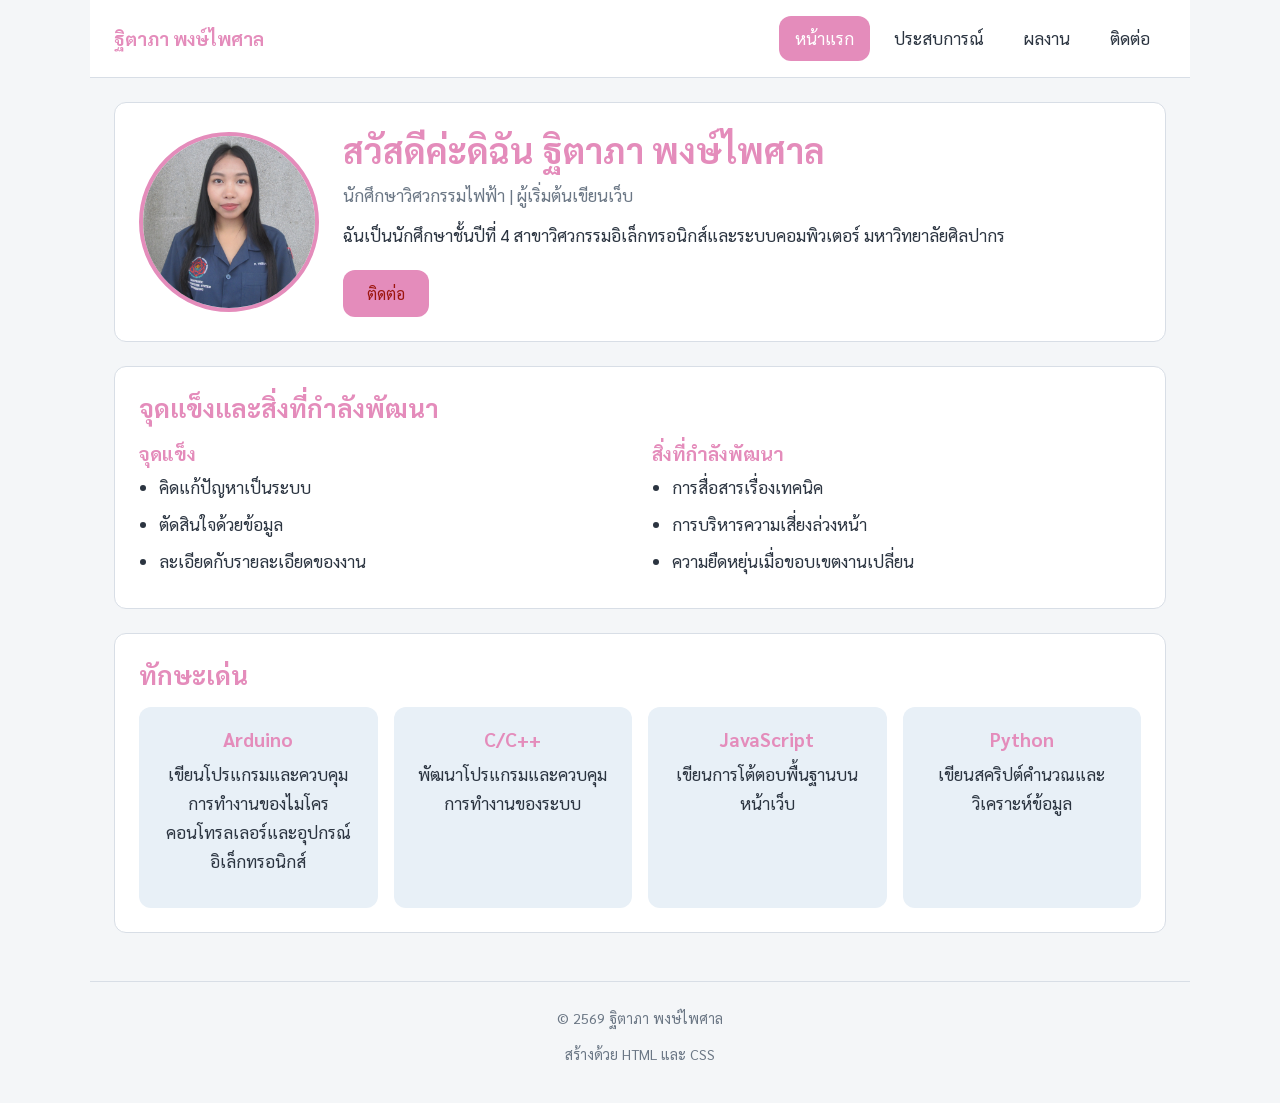
<file: index.html>
<!DOCTYPE html>
<html lang="th">
<head>
  <meta charset="UTF-8">
  <meta name="viewport" content="width=device-width, initial-scale=1.0">
  <link rel="preconnect" href="https://fonts.googleapis.com">
  <link href="https://fonts.googleapis.com/css2?family=Sarabun:wght@400;600;700&display=swap" rel="stylesheet">
  <title>หน้าแรก | ฐิตาภา พงษ์ไพศาล</title>
  <link rel="stylesheet" href="style.css">
</head>
<body>
  <header class="site-header">
    <a href="index.html" class="logo">ฐิตาภา พงษ์ไพศาล</a>
    <button class="menu-toggle" id="menu-toggle" aria-label="เปิดปิดเมนู" aria-expanded="false">☰</button>
    <nav class="site-nav">
      <ul>
        <li><a href="index.html" class="active">หน้าแรก</a></li>
        <li><a href="experience.html">ประสบการณ์</a></li>
        <li><a href="projects.html">ผลงาน</a></li>
        <li><a href="contact.html">ติดต่อ</a></li>
      </ul>
    </nav>
  </header>

  <main>
    <section class="hero">
      <img src="images/profile.jpg" alt="images/profile.jpg" class="avatar">
      <div class="hero-text">
        <h1>สวัสดีค่ะดิฉัน ฐิตาภา พงษ์ไพศาล</h1>
        <p class="tagline">นักศึกษาวิศวกรรมไฟฟ้า | ผู้เริ่มต้นเขียนเว็บ</p>
        <p>
         ฉันเป็นนักศึกษาชั้นปีที่ 4 สาขาวิศวกรรมอิเล็กทรอนิกส์และระบบคอมพิวเตอร์ มหาวิทยาลัยศิลปากร <strong></strong> 
          
        </p>
        <a href="contact.html" class="btn">ติดต่อ</a>
      </div>
    </section>

    <section class="about">
      <h2>จุดแข็งและสิ่งที่กำลังพัฒนา</h2>
      <div class="two-col">
        <div class="col">
          <h3>จุดแข็ง</h3>
          <ul>
            <li>คิดแก้ปัญหาเป็นระบบ</li>
            <li>ตัดสินใจด้วยข้อมูล</li>
            <li>ละเอียดกับรายละเอียดของงาน</li>
          </ul>
        </div>
        <div class="col">
          <h3>สิ่งที่กำลังพัฒนา</h3>
          <ul>
            <li>การสื่อสารเรื่องเทคนิค</li>
            <li>การบริหารความเสี่ยงล่วงหน้า</li>
             <li>ความยืดหยุ่นเมื่อขอบเขตงานเปลี่ยน</li>
          </ul>
        </div>
      </div>
    </section>

    <section class="skills">
      <h2>ทักษะเด่น</h2>
      <div class="skill-grid">
        <div class="skill-card">
          <h3>Arduino</h3>
          <p>เขียนโปรแกรมและควบคุมการทำงานของไมโครคอนโทรลเลอร์และอุปกรณ์อิเล็กทรอนิกส์</p>
        </div>
        <div class="skill-card">
          <h3>C/C++</h3>
          <p>พัฒนาโปรแกรมและควบคุมการทำงานของระบบ</p>
        </div>
        <div class="skill-card">
          <h3>JavaScript</h3>
          <p>เขียนการโต้ตอบพื้นฐานบนหน้าเว็บ</p>
        </div>
        <div class="skill-card">
          <h3>Python</h3>
          <p>เขียนสคริปต์คำนวณและวิเคราะห์ข้อมูล</p>
        </div>
      </div>
    </section>
  </main>

  <footer class="site-footer">
    <p>&copy; 2569 ฐิตาภา พงษ์ไพศาล</p>
    <p>สร้างด้วย HTML และ CSS</p>
  </footer>

  <script src="script.js"></script>
</body>
</html>
</file>
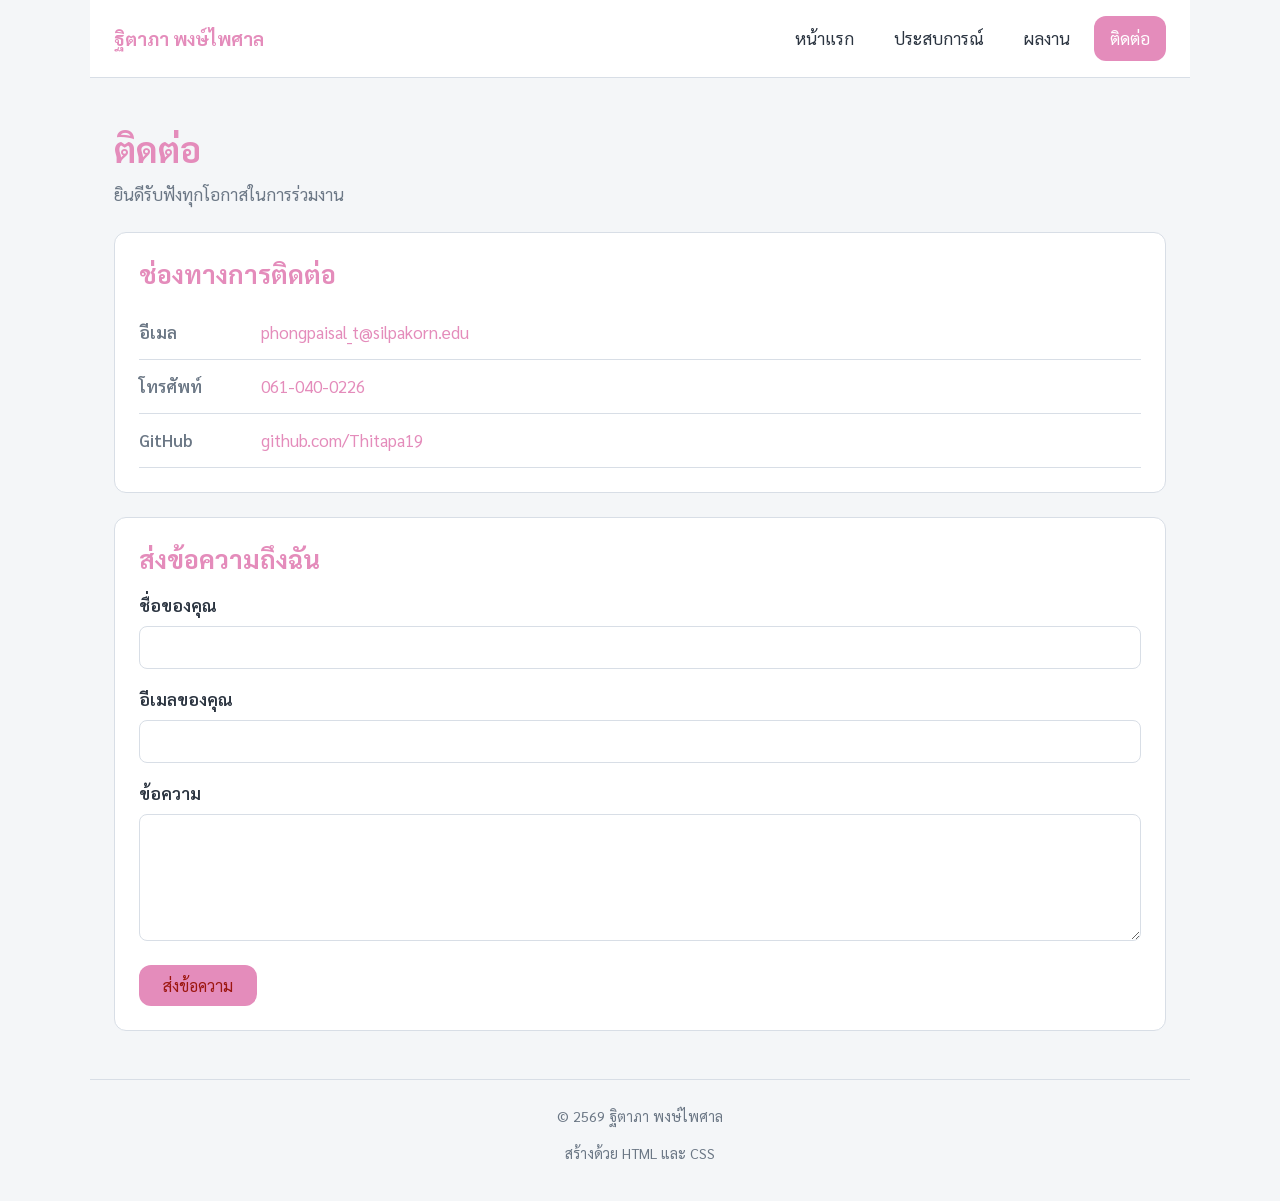
<file: contact.html>
<!DOCTYPE html>
<html lang="th">
<head>
  <meta charset="UTF-8">
  <meta name="viewport" content="width=device-width, initial-scale=1.0">
  <link rel="preconnect" href="https://fonts.googleapis.com">
  <link href="https://fonts.googleapis.com/css2?family=Sarabun:wght@400;600;700&display=swap" rel="stylesheet">
  <title>ติดต่อ | ฐิตาภา พงษ์ไพศาล</title>
  <link rel="stylesheet" href="style.css">
</head>
<body>
  <header class="site-header">
    <a href="index.html" class="logo">ฐิตาภา พงษ์ไพศาล</a>
    <button class="menu-toggle" id="menu-toggle" aria-label="เปิดปิดเมนู" aria-expanded="false">☰</button>
    <nav class="site-nav">
      <ul>
        <li><a href="index.html">หน้าแรก</a></li>
        <li><a href="experience.html">ประสบการณ์</a></li>
        <li><a href="projects.html">ผลงาน</a></li>
        <li><a href="contact.html" class="active">ติดต่อ</a></li>
      </ul>
    </nav>
  </header>

  <main>
    <section class="page-head">
      <h1>ติดต่อ</h1>
      <p class="tagline">ยินดีรับฟังทุกโอกาสในการร่วมงาน</p>
    </section>

    <section>
      <h2>ช่องทางการติดต่อ</h2>
      <ul class="contact-list">
        <li>
          <span class="label">อีเมล</span>
          <a href="mailto:sakrapee@example.com"> phongpaisal_t@silpakorn.edu</a>
        </li>
        <li>
          <span class="label">โทรศัพท์</span>
          <a href="tel:+66812345678">061-040-0226</a>
        </li>
        <li>
          <span class="label">GitHub</span>
          <a href="https://github.com/Thitapa19" target="_blank" rel="noopener">github.com/Thitapa19</a>
        </li>
      </ul>
    </section>

    <section>
      <h2>ส่งข้อความถึงฉัน</h2>
      <form class="contact-form" action="https://formspree.io/f/YOURID" method="POST">
        <div class="field">
          <label for="name">ชื่อของคุณ</label>
          <input type="text" id="name" name="name" required>
        </div>
        <div class="field">
          <label for="email">อีเมลของคุณ</label>
          <input type="email" id="email" name="email" required>
        </div>
        <div class="field">
          <label for="message">ข้อความ</label>
          <textarea id="message" name="message" rows="5" required></textarea>
        </div>
        <button type="submit" class="btn">ส่งข้อความ</button>
      </form>
    </section>
  </main>

  <footer class="site-footer">
    <p>&copy; 2569 ฐิตาภา พงษ์ไพศาล</p>
    <p>สร้างด้วย HTML และ CSS</p>
  </footer>

  <script src="script.js"></script>
</body>
</html>
</file>
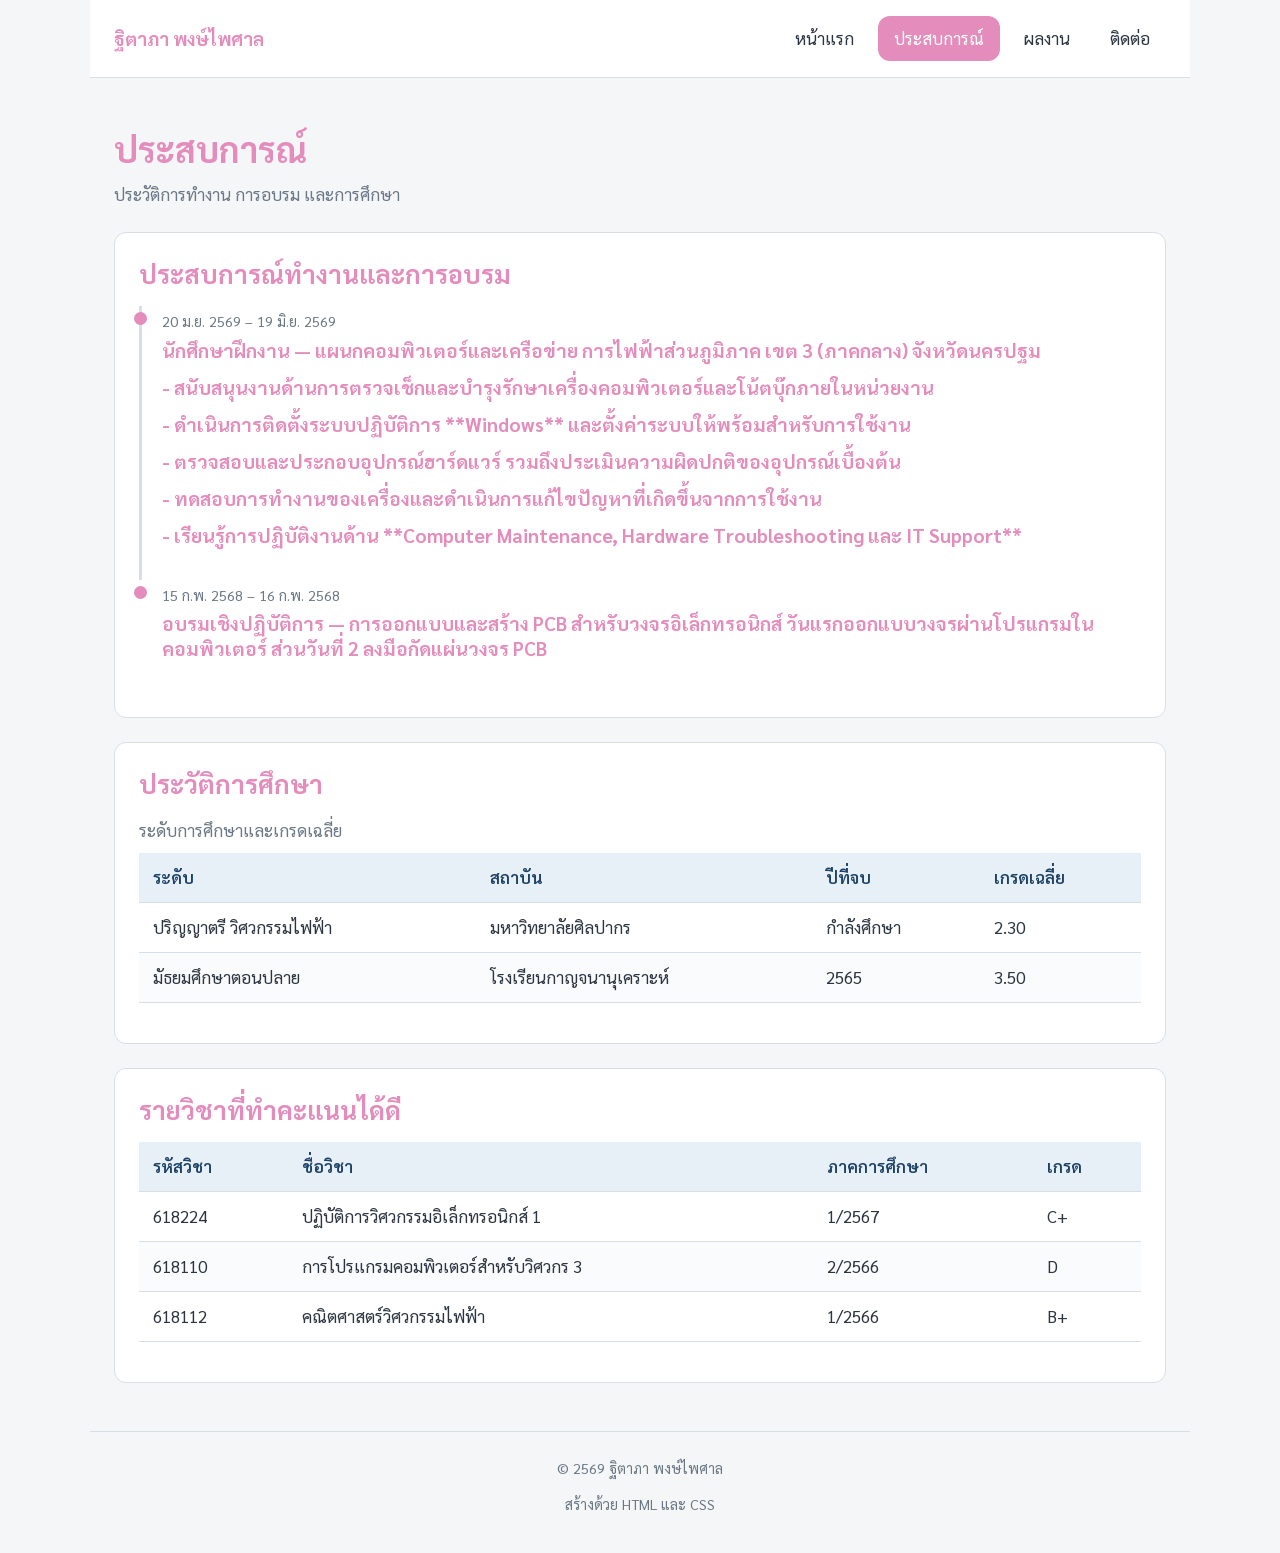
<file: experience.html>
<!DOCTYPE html>
<html lang="th">
<head>
  <meta charset="UTF-8">
  <meta name="viewport" content="width=device-width, initial-scale=1.0">
  <link rel="preconnect" href="https://fonts.googleapis.com">
  <link href="https://fonts.googleapis.com/css2?family=Sarabun:wght@400;600;700&display=swap" rel="stylesheet">
  <title>ประสบการณ์ | ฐิตาภา พงษ์ไพศาล</title>
  <link rel="stylesheet" href="style.css">
</head>
<body>
  <header class="site-header">
    <a href="index.html" class="logo">ฐิตาภา พงษ์ไพศาล</a>
    <button class="menu-toggle" id="menu-toggle" aria-label="เปิดปิดเมนู" aria-expanded="false">☰</button>
    <nav class="site-nav">
      <ul>
        <li><a href="index.html">หน้าแรก</a></li>
        <li><a href="experience.html" class="active">ประสบการณ์</a></li>
        <li><a href="projects.html">ผลงาน</a></li>
        <li><a href="contact.html">ติดต่อ</a></li>
      </ul>
    </nav>
  </header>

  <main>
    <section class="page-head">
      <h1>ประสบการณ์</h1>
      <p class="tagline">ประวัติการทำงาน การอบรม และการศึกษา</p>
    </section>

    <section>
      <h2>ประสบการณ์ทำงานและการอบรม</h2>
      <div class="timeline">
        <article class="timeline-item">
          <span class="period">20 ม.ย. 2569 – 19 มิ.ย. 2569</span>
          <h3> นักศึกษาฝึกงาน — แผนกคอมพิวเตอร์และเครือข่าย
การไฟฟ้าส่วนภูมิภาค เขต 3 (ภาคกลาง) จังหวัดนครปฐม<h3>
        </p> - สนับสนุนงานด้านการตรวจเช็กและบำรุงรักษาเครื่องคอมพิวเตอร์และโน้ตบุ๊กภายในหน่วยงาน</p>
        </p> - ดำเนินการติดตั้งระบบปฏิบัติการ **Windows** และตั้งค่าระบบให้พร้อมสำหรับการใช้งาน</p>
        </p> - ตรวจสอบและประกอบอุปกรณ์ฮาร์ดแวร์ รวมถึงประเมินความผิดปกติของอุปกรณ์เบื้องต้น</p>
        </p> - ทดสอบการทำงานของเครื่องและดำเนินการแก้ไขปัญหาที่เกิดขึ้นจากการใช้งาน</p>
        </p> - เรียนรู้การปฏิบัติงานด้าน **Computer Maintenance, Hardware Troubleshooting และ IT Support**</p>

          </p>
        </article>
        <article class="timeline-item">
          <span class="period">15 ก.พ. 2568 – 16 ก.พ. 2568</span>
          <h3>อบรมเชิงปฏิบัติการ — การออกแบบและสร้าง PCB สำหรับวงจรอิเล็กทรอนิกส์
วันแรกออกแบบวงจรผ่านโปรแกรมในคอมพิวเตอร์ ส่วนวันที่ 2 ลงมือกัดแผ่นวงจร PCB</p>
        </article>
      </div>
    </section>

    <section>
      <h2>ประวัติการศึกษา</h2>
      <table class="grade-table">
        <caption>ระดับการศึกษาและเกรดเฉลี่ย</caption>
        <thead>
          <tr>
            <th>ระดับ</th>
            <th>สถาบัน</th>
            <th>ปีที่จบ</th>
            <th>เกรดเฉลี่ย</th>
          </tr>
        </thead>
        <tbody>
          <tr>
            <td>ปริญญาตรี วิศวกรรมไฟฟ้า</td>
            <td>มหาวิทยาลัยศิลปากร</td>
            <td>กำลังศึกษา</td>
            <td>2.30</td>
          </tr>
          <tr>
            <td>มัธยมศึกษาตอนปลาย</td>
            <td>โรงเรียนกาญจนานุเคราะห์</td>
            <td>2565</td>
            <td>3.50</td>
          </tr>
        </tbody>
      </table>
    </section>

    <section>
      <h2>รายวิชาที่ทำคะแนนได้ดี</h2>
      <table class="grade-table">
        <thead>
          <tr>
            <th>รหัสวิชา</th>
            <th>ชื่อวิชา</th>
            <th>ภาคการศึกษา</th>
            <th>เกรด</th>
          </tr>
        </thead>
        <tbody>
          <tr><td>618224</td><td>ปฏิบัติการวิศวกรรมอิเล็กทรอนิกส์ 1</td><td>1/2567</td><td>C+</td></tr>
          <tr><td>618110</td><td>การโปรแกรมคอมพิวเตอร์สำหรับวิศวกร 3</td><td>2/2566</td><td>D</td></tr>
          <tr><td>618112</td><td>คณิตศาสตร์วิศวกรรมไฟฟ้า</td><td>1/2566</td><td>B+</td></tr>
        </tbody>
      </table>
    </section>
  </main>

  <footer class="site-footer">
    <p>&copy; 2569 ฐิตาภา พงษ์ไพศาล</p>
    <p>สร้างด้วย HTML และ CSS</p>
  </footer>

  <script src="script.js"></script>
</body>
</html>
</file>
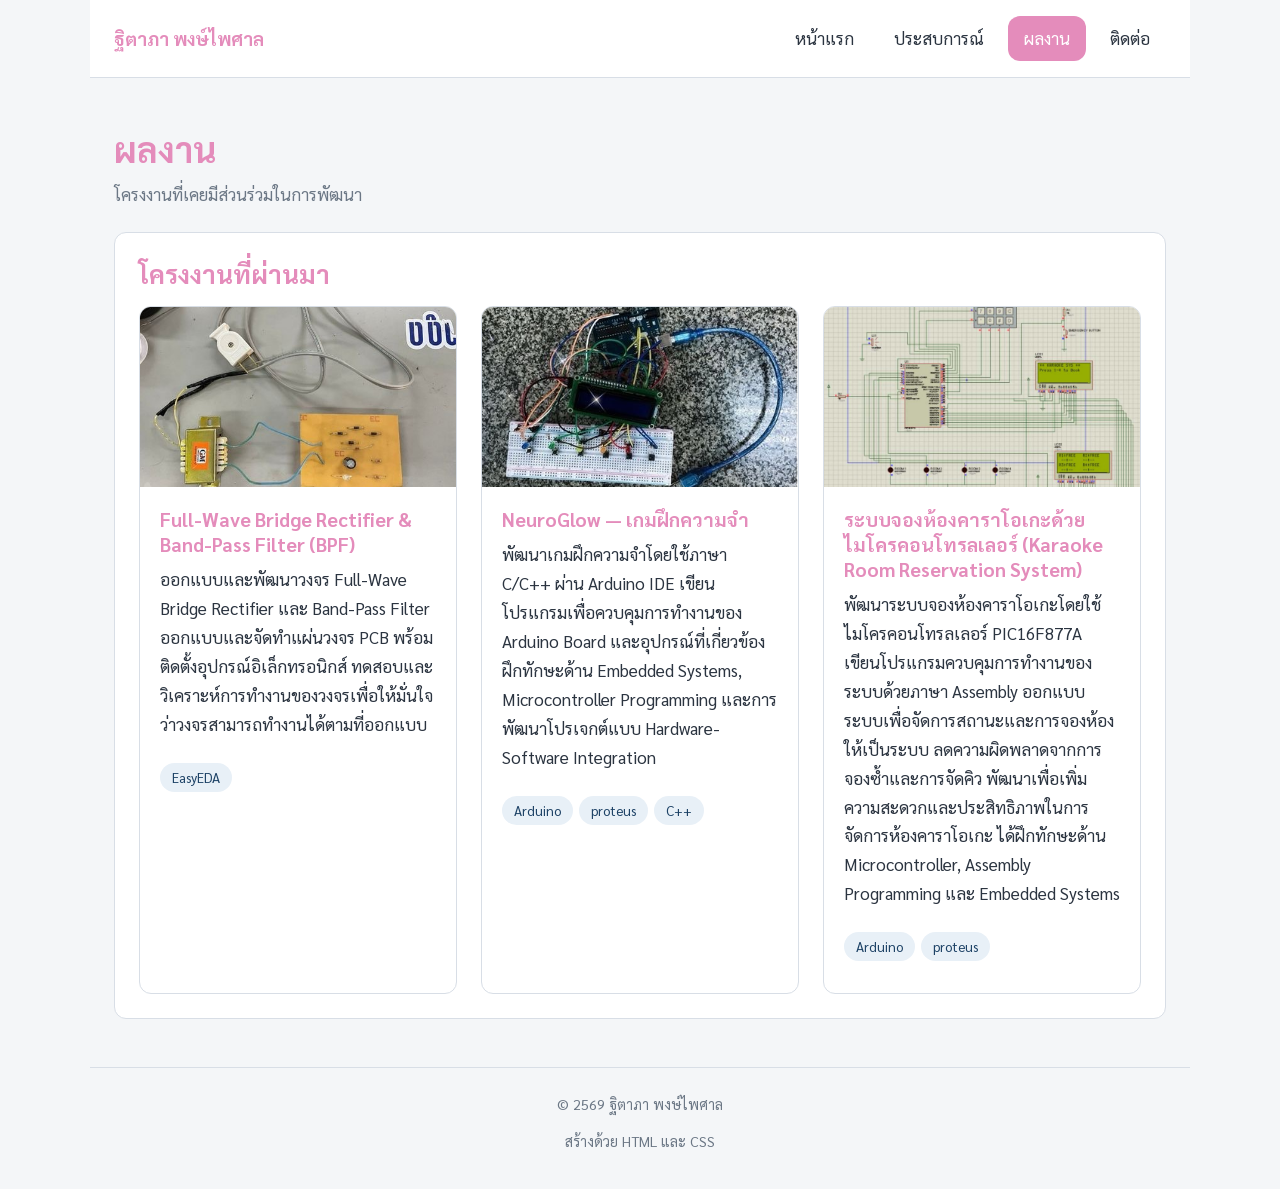
<file: projects.html>
<!DOCTYPE html>
<html lang="th">
<head>
  <meta charset="UTF-8">
  <meta name="viewport" content="width=device-width, initial-scale=1.0">
  <link rel="preconnect" href="https://fonts.googleapis.com">
  <link href="https://fonts.googleapis.com/css2?family=Sarabun:wght@400;600;700&display=swap" rel="stylesheet">
  <title>ผลงาน | ฐิตาภา พงษ์ไพศาล</title>
  <link rel="stylesheet" href="style.css">
</head>
<body>
  <header class="site-header">
    <a href="index.html" class="logo">ฐิตาภา พงษ์ไพศาล</a>
    <button class="menu-toggle" id="menu-toggle" aria-label="เปิดปิดเมนู" aria-expanded="false">☰</button>
    <nav class="site-nav">
      <ul>
        <li><a href="index.html">หน้าแรก</a></li>
        <li><a href="experience.html">ประสบการณ์</a></li>
        <li><a href="projects.html" class="active">ผลงาน</a></li>
        <li><a href="contact.html">ติดต่อ</a></li>
      </ul>
    </nav>
  </header>

  <main>
    <section class="page-head">
      <h1>ผลงาน</h1>
      <p class="tagline">โครงงานที่เคยมีส่วนร่วมในการพัฒนา</p>
    </section>

    <section>
      <h2>โครงงานที่ผ่านมา</h2>
      <div class="project-grid">
        <article class="project-card">
          <img src="images/project1.jpg" alt="images/project1.jpg">
          <div class="project-body">
            <h3>Full-Wave Bridge Rectifier & Band-Pass Filter (BPF)</h3>
            <p>
              ออกแบบและพัฒนาวงจร Full-Wave Bridge Rectifier และ Band-Pass Filter
ออกแบบและจัดทำแผ่นวงจร PCB พร้อมติดตั้งอุปกรณ์อิเล็กทรอนิกส์
ทดสอบและวิเคราะห์การทำงานของวงจรเพื่อให้มั่นใจว่าวงจรสามารถทำงานได้ตามที่ออกแบบ
            </p>
            <ul class="tech-list">
              <li>EasyEDA</li>
              
            </ul>
          </div>
        </article>

        <article class="project-card">
          <img src="images/project2.jpg" alt="images/project2.jpg">
          <div class="project-body">
            <h3>NeuroGlow — เกมฝึกความจำ</h3>
            <p>
              พัฒนาเกมฝึกความจำโดยใช้ภาษา C/C++ ผ่าน Arduino IDE
เขียนโปรแกรมเพื่อควบคุมการทำงานของ Arduino Board และอุปกรณ์ที่เกี่ยวข้อง
ฝึกทักษะด้าน Embedded Systems, Microcontroller Programming และการพัฒนาโปรเจกต์แบบ Hardware-Software Integration
            </p>
            <ul class="tech-list">
              <li>Arduino</li>
              <li>proteus</li>
              <li>C++</li>
            </ul>
          </div>
        </article>

        <article class="project-card">
          <img src="images/project3.jpg" alt="images/project3.jpg">
          <div class="project-body">
            <h3>ระบบจองห้องคาราโอเกะด้วยไมโครคอนโทรลเลอร์ (Karaoke Room Reservation System)</h3>
            <p>
             พัฒนาระบบจองห้องคาราโอเกะโดยใช้ ไมโครคอนโทรลเลอร์ PIC16F877A
เขียนโปรแกรมควบคุมการทำงานของระบบด้วยภาษา Assembly
ออกแบบระบบเพื่อจัดการสถานะและการจองห้องให้เป็นระบบ ลดความผิดพลาดจากการจองซ้ำและการจัดคิว
พัฒนาเพื่อเพิ่มความสะดวกและประสิทธิภาพในการจัดการห้องคาราโอเกะ
ได้ฝึกทักษะด้าน Microcontroller, Assembly Programming และ Embedded Systems
            </p>
            <ul class="tech-list">
              <li>Arduino</li>
              <li>proteus</li>
            </ul>
          </div>
        </article>
      </div>
    </section>
  </main>

  <footer class="site-footer">
    <p>&copy; 2569 ฐิตาภา พงษ์ไพศาล</p>
    <p>สร้างด้วย HTML และ CSS</p>
  </footer>

  <script src="script.js"></script>
</body>
</html>
</file>
<file: style.css>
/* ---------- 1. รีเซ็ตค่าเริ่มต้นของเบราว์เซอร์ ---------- */
* {
  margin: 0;
  padding: 0;
  box-sizing: border-box;
}

/* ---------- 2. ตัวแปรของทั้งเว็บ ---------- */
:root {
  --brand: #e48cbb;
  --brand-dark: #1d4266;
  --brand-light: #e8f0f7;
  --text: #2b3440;
  --text-muted: #6b7785;
  --bg: #f4f6f8;
  --surface: #ffffff;
  --border: #d8dee6;
  --gap: 24px;
  --radius: 12px;
  --max-width: 1100px;
}

/* ---------- 3. ตัวอักษรและพื้นหลังของทั้งเว็บ ---------- */
body {
  font-family: "Sarabun", "Segoe UI", Tahoma, sans-serif;
  font-size: 17px;
  line-height: 1.7;
  color: var(--text);
  background-color: var(--bg);
}
h1, h2, h3 { line-height: 1.3; color: var(--brand); }
h1 { font-size: 2.2rem; margin-bottom: 8px; }
h2 { font-size: 1.6rem; margin-bottom: 16px; }
h3 { font-size: 1.2rem; margin-bottom: 8px; }
p { margin-bottom: 12px; }
a { color: var(--brand); text-decoration: none; }
a:hover { text-decoration: underline; }
.tagline { color: var(--text-muted); font-size: 1.05rem; }

/* ---------- 4. แถบเมนูด้านบน ---------- */
.site-header {
  display: flex;
  justify-content: space-between;
  align-items: center;
  flex-wrap: wrap;
  gap: 16px;
  max-width: var(--max-width);
  margin: 0 auto;
  padding: 16px 24px;
  background-color: var(--surface);
  border-bottom: 1px solid var(--border);
}
.logo { font-size: 1.15rem; font-weight: 700; color: var(--brand); }
.site-nav ul { display: flex; list-style: none; gap: 8px; flex-wrap: wrap; }
.site-nav a {
  display: block;
  padding: 8px 16px;
  border-radius: var(--radius);
  color: var(--text);
  transition: background-color 0.2s, color 0.2s;
}
.site-nav a:hover { background-color: var(--brand-light); text-decoration: none; }
.site-nav a.active { background-color: var(--brand); color: #ffffff; }

/* ---------- 5. โครงหลักของเนื้อหา ---------- */
main { max-width: var(--max-width); margin: 0 auto; padding: var(--gap) 24px; }
section {
  background-color: var(--surface);
  border: 1px solid var(--border);
  border-radius: var(--radius);
  padding: var(--gap);
  margin-bottom: var(--gap);
}
.page-head { background-color: transparent; border: none; padding-left: 0; padding-bottom: 0; }

/* ---------- 6. ปุ่ม ---------- */
.btn {
  display: inline-block;
  padding: 10px 24px;
  margin-top: 8px;
  background-color: var(--brand);
  color: #9c160f;
  border: none;
  border-radius: var(--radius);
  font-size: 1rem;
  font-family: inherit;
  cursor: pointer;
  transition: background-color 0.2s;
}
.btn:hover { background-color: var(--brand-dark); text-decoration: none; }

/* ---------- 7. ท้ายเว็บ ---------- */
.site-footer {
  max-width: var(--max-width);
  margin: 0 auto;
  padding: var(--gap) 24px;
  text-align: center;
  color: var(--text-muted);
  font-size: 0.9rem;
  border-top: 1px solid var(--border);
}

/* ---------- 8. ส่วนแนะนำตัวหน้าแรก ---------- */
.hero { display: flex; align-items: center; gap: var(--gap); flex-wrap: wrap; }
.avatar {
  width: 180px;
  height: 180px;
  object-fit: cover;
  border-radius: 50%;
  border: 4px solid var(--brand);
}
.hero-text { flex: 1; min-width: 260px; }

/* ---------- 9. สองคอลัมน์: จุดแข็ง / สิ่งที่กำลังพัฒนา ---------- */
.two-col { display: flex; gap: var(--gap); flex-wrap: wrap; }
.two-col .col { flex: 1; min-width: 280px; }
.two-col ul { padding-left: 20px; }
.two-col li { margin-bottom: 8px; }

/* ---------- 10. ตารางการ์ดทักษะ ---------- */
.skill-grid {
  display: grid;
  grid-template-columns: repeat(auto-fit, minmax(200px, 1fr));
  gap: 16px;
}
.skill-card {
  padding: 20px;
  background-color: var(--brand-light);
  border-radius: var(--radius);
  text-align: center;
  transition: transform 0.2s;
}
.skill-card:hover { transform: translateY(-4px); }

/* ---------- 11. ตารางการ์ดผลงาน ---------- */
.project-grid {
  display: grid;
  grid-template-columns: repeat(auto-fit, minmax(280px, 1fr));
  gap: var(--gap);
}
.project-card {
  display: flex;
  flex-direction: column;
  overflow: hidden;
  background-color: var(--surface);
  border: 1px solid var(--border);
  border-radius: var(--radius);
  transition: box-shadow 0.2s;
}
.project-card:hover { box-shadow: 0 6px 20px rgba(0, 0, 0, 0.1); }
.project-card img { width: 100%; height: 180px; object-fit: cover; }
.project-body { padding: 20px; display: flex; flex-direction: column; flex: 1; }
.tech-list { display: flex; flex-wrap: wrap; gap: 6px; list-style: none; margin: 12px 0; }
.tech-list li {
  padding: 3px 12px;
  background-color: var(--brand-light);
  color: var(--brand-dark);
  border-radius: 999px;
  font-size: 0.85rem;
}
.project-links { display: flex; gap: 12px; margin-top: auto; padding-top: 12px; }
.project-links a { font-weight: 600; }

/* ---------- 12. ตารางเกรด ---------- */
.grade-table { width: 100%; border-collapse: collapse; margin-bottom: 16px; }
.grade-table caption { text-align: left; color: var(--text-muted); padding-bottom: 8px; }
.grade-table th, .grade-table td { padding: 10px 14px; border-bottom: 1px solid var(--border); text-align: left; }
.grade-table th { background-color: var(--brand-light); color: var(--brand-dark); font-weight: 600; }
.grade-table tbody tr:nth-child(even) { background-color: #fafbfc; }
.grade-table tbody tr:hover { background-color: var(--brand-light); }

/* ---------- 13. ไทม์ไลน์ประสบการณ์ ---------- */
.timeline-item { padding: 0 0 20px 20px; border-left: 3px solid var(--border); position: relative; }
.timeline-item:last-child { border-left-color: transparent; }
.timeline-item::before {
  content: "";
  position: absolute;
  left: -8px;
  top: 6px;
  width: 13px;
  height: 13px;
  background-color: var(--brand);
  border-radius: 50%;
}
.period { display: inline-block; color: var(--text-muted); font-size: 0.9rem; margin-bottom: 4px; }

/* ---------- 14. หน้าติดต่อ ---------- */
.contact-list { list-style: none; }
.contact-list li { display: flex; gap: 12px; flex-wrap: wrap; padding: 12px 0; border-bottom: 1px solid var(--border); }
.contact-list .label { min-width: 110px; font-weight: 600; color: var(--text-muted); }
.contact-form .field { display: flex; flex-direction: column; margin-bottom: 16px; }
.contact-form label { margin-bottom: 6px; font-weight: 600; }
.contact-form input,
.contact-form textarea {
  padding: 10px 12px;
  border: 1px solid var(--border);
  border-radius: 8px;
  font-family: inherit;
  font-size: 1rem;
}
.contact-form input:focus,
.contact-form textarea:focus {
  outline: none;
  border-color: var(--brand);
  box-shadow: 0 0 0 3px var(--brand-light);
}

/* ---------- ปุ่มเมนูแฮมเบอร์เกอร์ (ซ่อนบนจอคอมพิวเตอร์) ---------- */
.menu-toggle {
  display: none;
  background: none;
  border: 1px solid var(--border);
  border-radius: 8px;
  padding: 6px 12px;
  font-size: 1.4rem;
  color: var(--brand);
  cursor: pointer;
}

/* ---------- 15. จอแท็บเล็ตและมือถือ (แคบกว่า 768px) ---------- */
@media (max-width: 768px) {
  body { font-size: 16px; }
  .site-header { flex-direction: column; text-align: center; }
  .menu-toggle { display: block; }
  .site-nav { display: none; width: 100%; }
  .site-nav.open { display: block; }
  .site-nav ul { flex-direction: column; justify-content: center; }
  .hero { flex-direction: column; text-align: center; }
  h1 { font-size: 1.7rem; }
  h2 { font-size: 1.35rem; }
  main { padding: 16px; }
  section { padding: 18px; }
}

/* ---------- 16. จอมือถือขนาดเล็ก (แคบกว่า 480px) ---------- */
@media (max-width: 480px) {
  .avatar { width: 140px; height: 140px; }
  .grade-table { display: block; overflow-x: auto; white-space: nowrap; }
  .btn { display: block; text-align: center; }
}

/* ---------- 17. สไตล์สำหรับสั่งพิมพ์ ---------- */
@media print {
  .site-header, .site-footer, .btn { display: none; }
  section { border: none; page-break-inside: avoid; }
}
</file>
